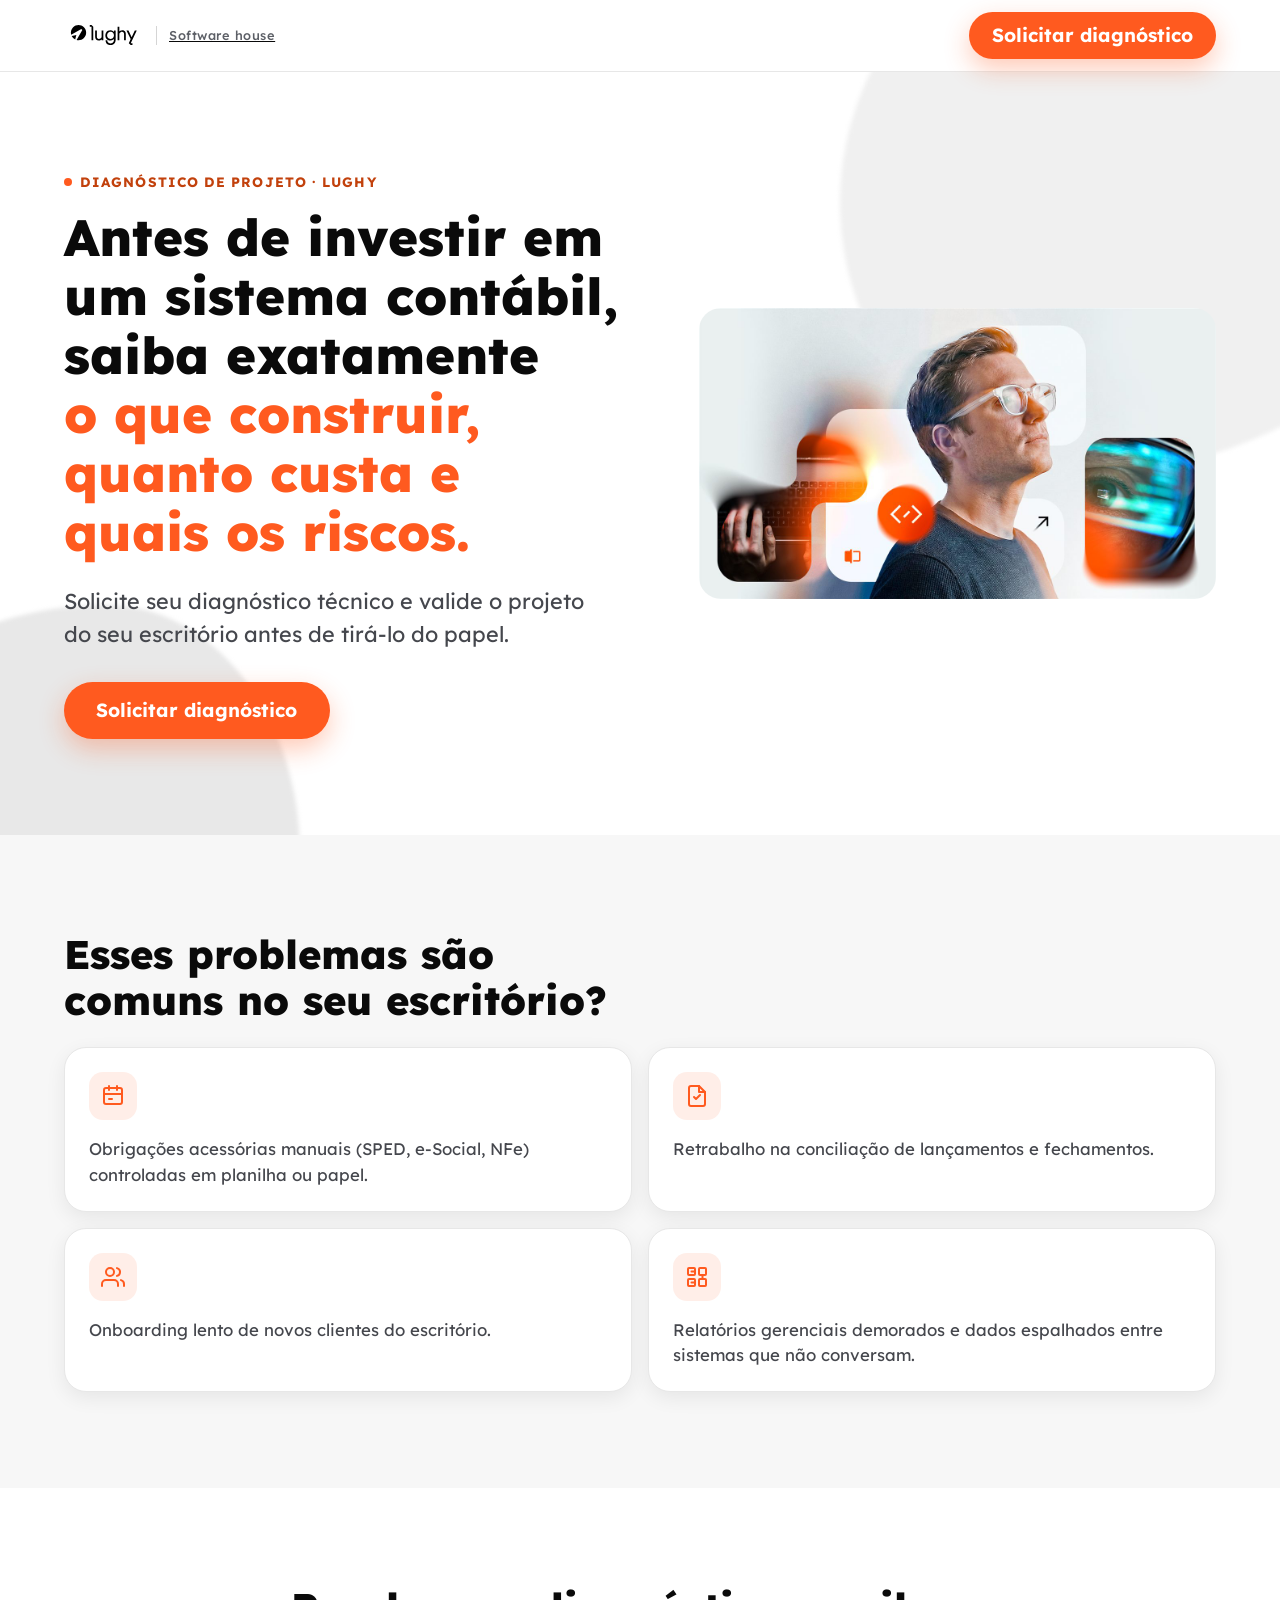
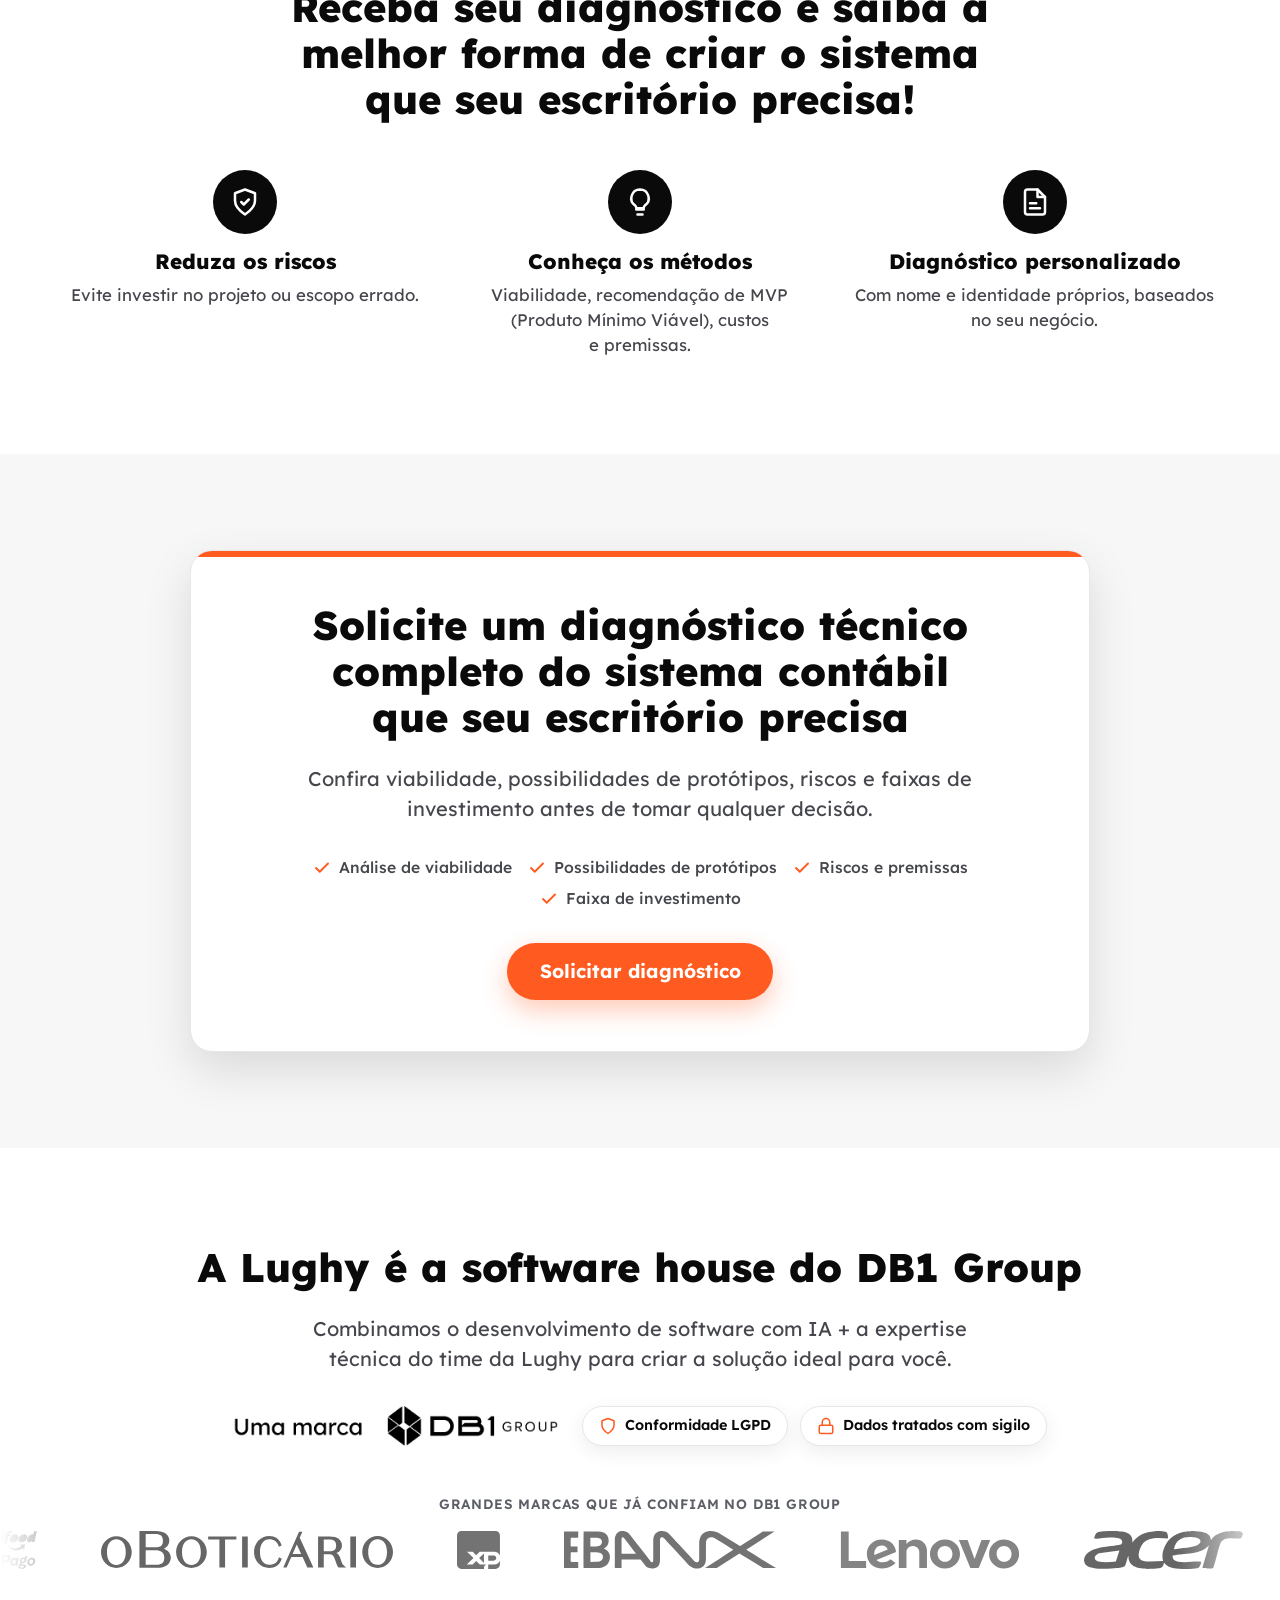
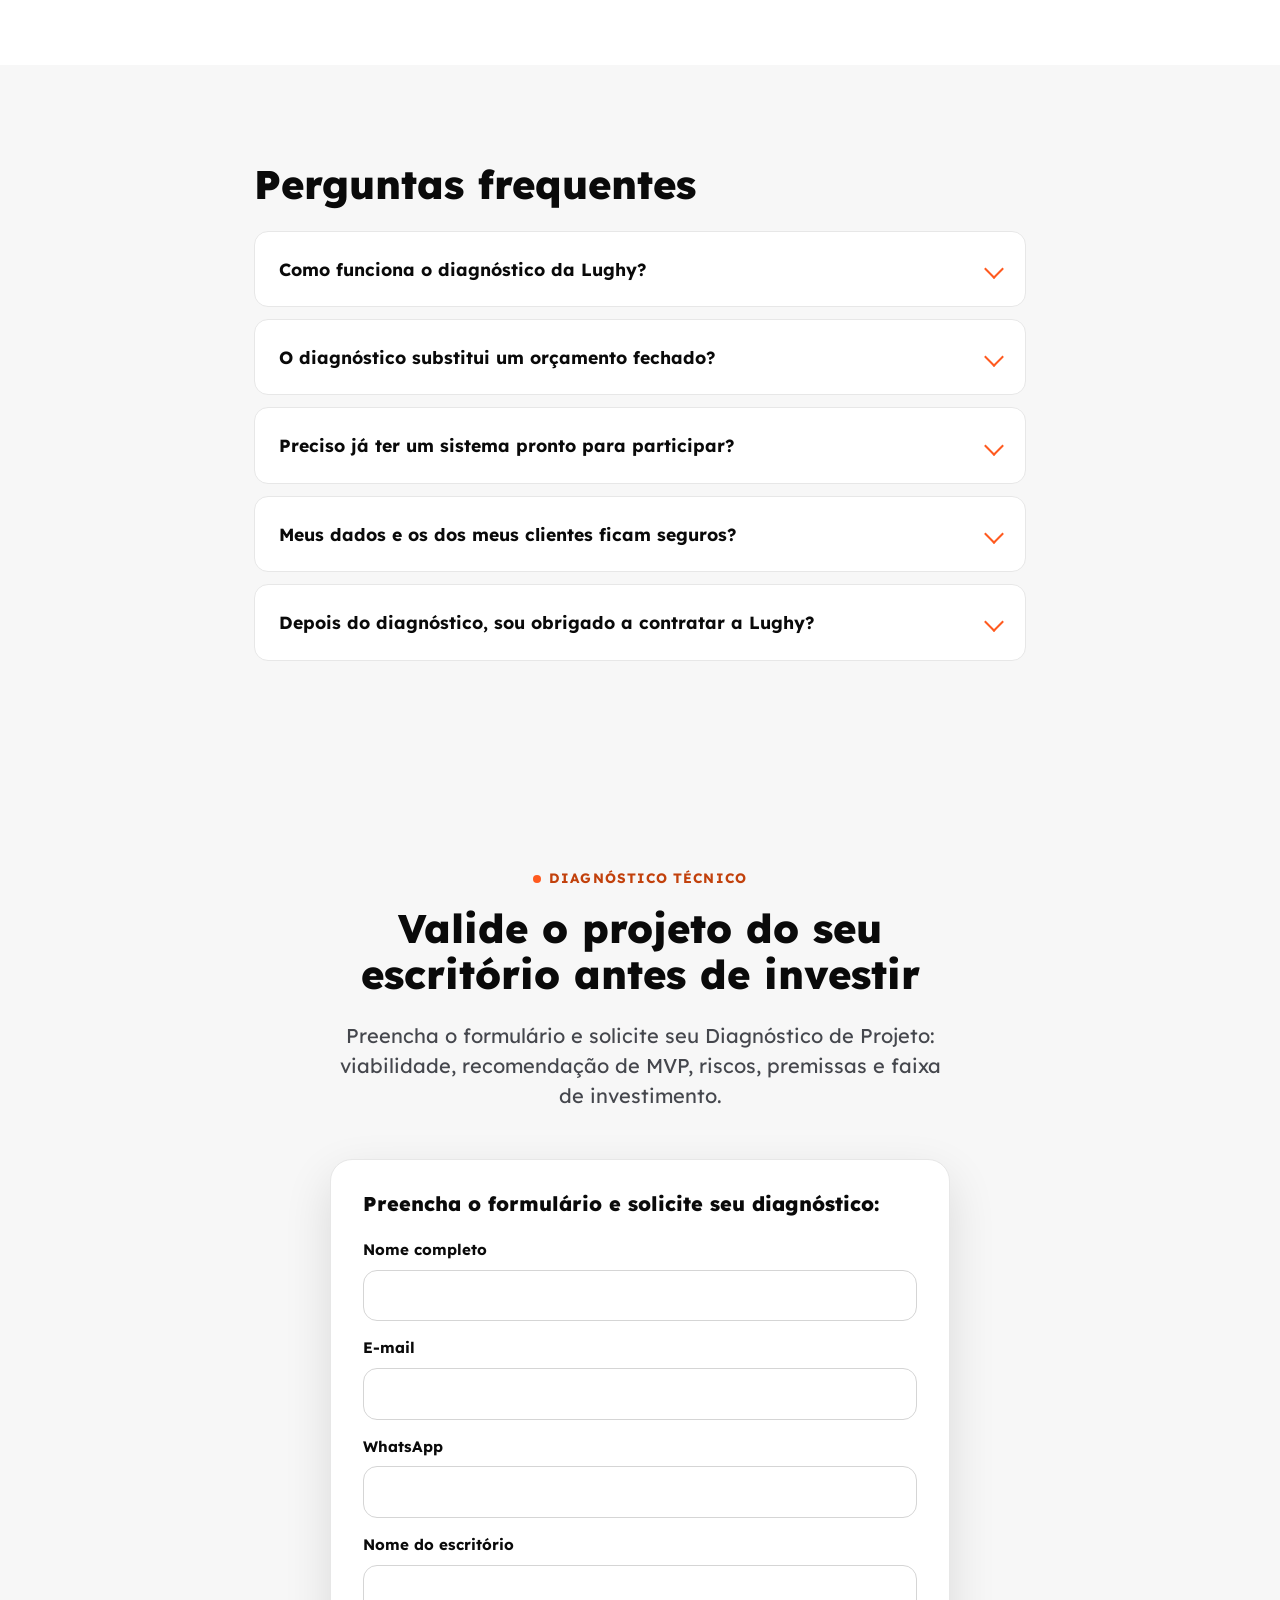
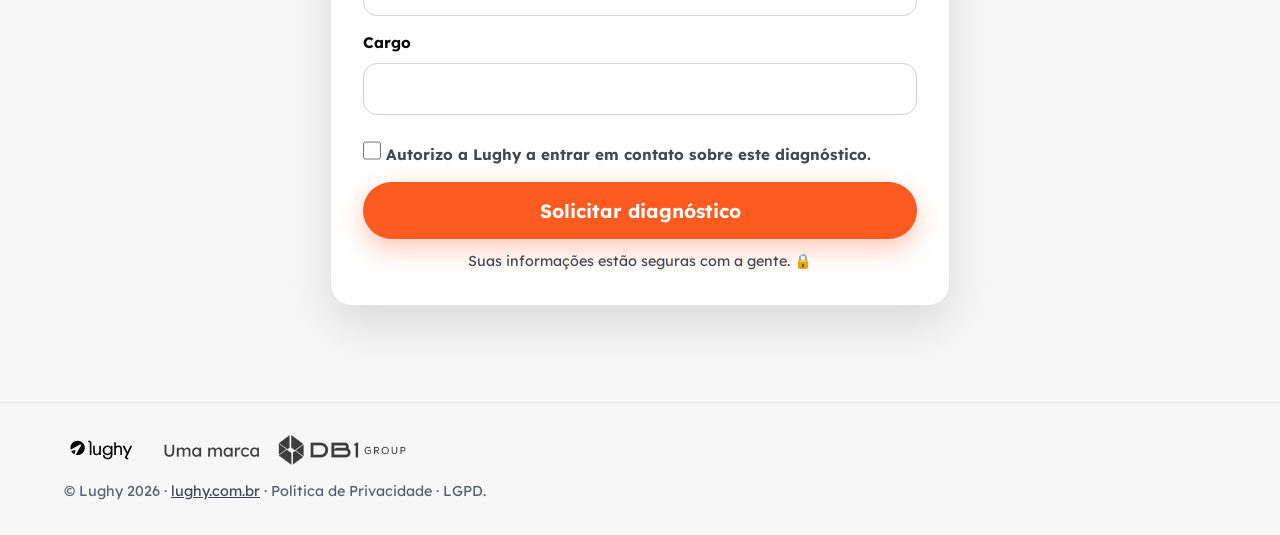
<file: index.html>
<!DOCTYPE html>
<html lang="pt-BR">
<head>
  <meta charset="UTF-8" />
  <meta name="viewport" content="width=device-width, initial-scale=1.0" />

  <!-- Google Tag Manager -->
  <script>(function(w,d,s,l,i){w[l]=w[l]||[];w[l].push({'gtm.start':
  new Date().getTime(),event:'gtm.js'});var f=d.getElementsByTagName(s)[0],
  j=d.createElement(s),dl=l!='dataLayer'?'&l='+l:'';j.async=true;j.src=
  'https://www.googletagmanager.com/gtm.js?id='+i+dl;f.parentNode.insertBefore(j,f);
  })(window,document,'script','dataLayer','GTM-N384CG7L');</script>
  <!-- End Google Tag Manager -->

  <title>Diagnóstico de Projeto para escritórios de contabilidade | Lughy</title>
  <meta name="description" content="Antes de investir em um sistema contábil, saiba o que construir, quanto custa e quais os riscos. Solicite o Diagnóstico de Projeto da Lughy: viabilidade, recomendação de MVP, riscos e faixa de investimento." />

  <!-- Open Graph -->
  <meta property="og:type" content="website" />
  <meta property="og:site_name" content="Lughy" />
  <meta property="og:locale" content="pt_BR" />
  <meta property="og:title" content="Diagnóstico de Projeto para escritórios de contabilidade | Lughy" />
  <meta property="og:description" content="Valide o projeto do seu escritório antes de tirá-lo do papel: viabilidade, recomendação de MVP, riscos e faixa de investimento. Diagnóstico técnico." />
  <meta property="og:url" content="https://lughy.com.br/" />
  <!-- substituir por imagem de compartilhamento social 1200x630 (og-image.jpg) -->
  <meta property="og:image" content="assets/og-image.jpg" />
  <meta property="og:image:width" content="1200" />
  <meta property="og:image:height" content="630" />
  <meta property="og:image:alt" content="Diagnóstico de Projeto da Lughy para escritórios de contabilidade" />

  <!-- Twitter Card -->
  <meta name="twitter:card" content="summary_large_image" />
  <meta name="twitter:title" content="Diagnóstico de Projeto para escritórios de contabilidade | Lughy" />
  <meta name="twitter:description" content="Valide o projeto do seu escritório antes de investir: viabilidade, recomendação de MVP, riscos e faixa de investimento." />
  <meta name="twitter:image" content="assets/og-image.jpg" />

  <link rel="icon" type="image/svg+xml" href="assets/logo-lughy-orange.svg" />

  <!-- Google Fonts: Lexend (Regular, Medium, SemiBold, Bold, ExtraBold) -->
  <link rel="preconnect" href="https://fonts.googleapis.com" />
  <link rel="preconnect" href="https://fonts.gstatic.com" crossorigin />
  <link href="https://fonts.googleapis.com/css2?family=Lexend:wght@400;500;600;700;800&display=swap" rel="stylesheet" />

  <link rel="stylesheet" href="styles.css" />
</head>
<body>
  <!-- Google Tag Manager (noscript) -->
  <noscript><iframe src="https://www.googletagmanager.com/ns.html?id=GTM-N384CG7L"
  height="0" width="0" style="display:none;visibility:hidden"></iframe></noscript>
  <!-- End Google Tag Manager (noscript) -->

  <a class="skip-link" href="#formulario">Ir para o formulário</a>

  <!-- 1. Header fixo (claro) -->
  <header class="site-header">
    <div class="container site-header__inner">
      <a class="site-header__logo" href="#topo" aria-label="Lughy — página inicial">
        <!-- logo oficial Lughy (variante preta para fundo claro) -->
        <img src="assets/logo-lughy-black.svg" alt="Lughy" width="140" height="56" />
        <span class="site-header__tagline">Software house</span>
      </a>
      <!-- LP focada em conversão: sem menu de navegação -->
      <a class="btn btn--primary btn--sm site-header__cta js-scroll" href="#formulario">Solicitar diagnóstico</a>
    </div>
  </header>

  <main id="topo">

    <!-- 2. Hero -->
    <section class="hero" aria-labelledby="hero-title">
      <span class="blob blob--1" aria-hidden="true"></span>
      <span class="blob blob--2" aria-hidden="true"></span>

      <div class="container hero__grid">
        <div class="hero__copy">
          <p class="eyebrow"><span class="eyebrow__dot" aria-hidden="true"></span> Diagnóstico de Projeto · Lughy</p>
          <h1 id="hero-title">Antes de investir em um sistema contábil, saiba exatamente <span class="hl">o que construir, quanto custa e quais os riscos.</span></h1>
          <h2 class="hero__subtitle">Solicite seu diagnóstico técnico e valide o projeto do seu escritório antes de tirá-lo do papel.</h2>
          <a class="btn btn--primary hero__cta js-scroll" href="#formulario">Solicitar diagnóstico</a>
        </div>

        <!-- Arte oficial Lughy (deck comercial 2026) -->
        <div class="hero__media">
          <img class="hero__img" src="assets/hero-lughy.jpg" width="1280" height="720" alt="Desenvolvimento de software sob medida na Lughy" fetchpriority="high" />
        </div>
      </div>
    </section>

    <!-- 3. Dores -->
    <section class="section section--alt dores" aria-labelledby="dores-title">
      <div class="container">
        <h2 id="dores-title" class="section__title">Esses problemas são comuns no seu escritório?</h2>
        <ul class="cards cards--2 dores__grid">
          <li class="card">
            <span class="card__badge" aria-hidden="true">
              <svg viewBox="0 0 24 24" fill="none" stroke="currentColor" stroke-width="2" stroke-linecap="round" stroke-linejoin="round"><rect x="3" y="4" width="18" height="16" rx="2"/><path d="M3 10h18M8 2v4M16 2v4M8 15h3"/></svg>
            </span>
            <p>Obrigações acessórias manuais (SPED, e-Social, NFe) controladas em planilha ou papel.</p>
          </li>
          <li class="card">
            <span class="card__badge" aria-hidden="true">
              <svg viewBox="0 0 24 24" fill="none" stroke="currentColor" stroke-width="2" stroke-linecap="round" stroke-linejoin="round"><path d="M14 2H6a2 2 0 0 0-2 2v16a2 2 0 0 0 2 2h12a2 2 0 0 0 2-2V8z"/><path d="M14 2v6h6M9 13l2 2 4-4"/></svg>
            </span>
            <p>Retrabalho na conciliação de lançamentos e fechamentos.</p>
          </li>
          <li class="card">
            <span class="card__badge" aria-hidden="true">
              <svg viewBox="0 0 24 24" fill="none" stroke="currentColor" stroke-width="2" stroke-linecap="round" stroke-linejoin="round"><path d="M17 21v-2a4 4 0 0 0-4-4H5a4 4 0 0 0-4 4v2"/><circle cx="9" cy="7" r="4"/><path d="M23 21v-2a4 4 0 0 0-3-3.87M16 3.13a4 4 0 0 1 0 7.75"/></svg>
            </span>
            <p>Onboarding lento de novos clientes do escritório.</p>
          </li>
          <li class="card">
            <span class="card__badge" aria-hidden="true">
              <svg viewBox="0 0 24 24" fill="none" stroke="currentColor" stroke-width="2" stroke-linecap="round" stroke-linejoin="round"><rect x="3" y="3" width="7" height="7" rx="1"/><rect x="14" y="3" width="7" height="7" rx="1"/><rect x="14" y="14" width="7" height="7" rx="1"/><rect x="3" y="14" width="7" height="7" rx="1"/><path d="M10 6.5H6.5M17.5 10v4M10 17.5H6.5"/></svg>
            </span>
            <p>Relatórios gerenciais demorados e dados espalhados entre sistemas que não conversam.</p>
          </li>
        </ul>
      </div>
    </section>

    <!-- 4. Solução (o diagnóstico) -->
    <section class="section solucao" aria-labelledby="solucao-title">
      <div class="container">
        <h2 id="solucao-title" class="section__title">Receba seu diagnóstico e saiba a melhor forma de criar o sistema que seu escritório precisa!</h2>
        <div class="solucao__grid">
          <div class="pillar">
            <span class="pillar__icon" aria-hidden="true">
              <svg viewBox="0 0 24 24" fill="none" stroke="currentColor" stroke-width="2" stroke-linecap="round" stroke-linejoin="round"><path d="M12 2 4 5v6c0 5 3.5 8 8 11 4.5-3 8-6 8-11V5l-8-3z"/><path d="m9 12 2 2 4-4"/></svg>
            </span>
            <h3>Reduza os riscos</h3>
            <p>Evite investir no projeto ou escopo errado.</p>
          </div>
          <div class="pillar">
            <span class="pillar__icon" aria-hidden="true">
              <svg viewBox="0 0 24 24" fill="none" stroke="currentColor" stroke-width="2" stroke-linecap="round" stroke-linejoin="round"><path d="M9 18h6M10 22h4M12 2a7 7 0 0 0-4 12.7c.6.5 1 1.3 1 2.1V17h6v-.2c0-.8.4-1.6 1-2.1A7 7 0 0 0 12 2z"/></svg>
            </span>
            <h3>Conheça os métodos</h3>
            <p>Viabilidade, recomendação de MVP (Produto Mínimo Viável), custos e premissas.</p>
          </div>
          <div class="pillar">
            <span class="pillar__icon" aria-hidden="true">
              <svg viewBox="0 0 24 24" fill="none" stroke="currentColor" stroke-width="2" stroke-linecap="round" stroke-linejoin="round"><path d="M14 2H6a2 2 0 0 0-2 2v16a2 2 0 0 0 2 2h12a2 2 0 0 0 2-2V8z"/><path d="M14 2v6h6M8 13h5M8 17h8"/></svg>
            </span>
            <h3>Diagnóstico personalizado</h3>
            <p>Com nome e identidade próprios, baseados no seu negócio.</p>
          </div>
        </div>
      </div>
    </section>

    <!-- 5. Oferta -->
    <section class="section section--alt oferta" aria-labelledby="oferta-title">
      <div class="container">
        <div class="oferta__card">
          <h2 id="oferta-title" class="section__title">Solicite um diagnóstico técnico completo do sistema contábil que seu escritório precisa</h2>
          <p class="section__lead">Confira viabilidade, possibilidades de protótipos, riscos e faixas de investimento antes de tomar qualquer decisão.</p>
          <ul class="oferta__list">
            <li><svg viewBox="0 0 24 24" fill="none" stroke="currentColor" stroke-width="2.5" stroke-linecap="round" stroke-linejoin="round"><path d="M20 6 9 17l-5-5"/></svg> Análise de viabilidade</li>
            <li><svg viewBox="0 0 24 24" fill="none" stroke="currentColor" stroke-width="2.5" stroke-linecap="round" stroke-linejoin="round"><path d="M20 6 9 17l-5-5"/></svg> Possibilidades de protótipos</li>
            <li><svg viewBox="0 0 24 24" fill="none" stroke="currentColor" stroke-width="2.5" stroke-linecap="round" stroke-linejoin="round"><path d="M20 6 9 17l-5-5"/></svg> Riscos e premissas</li>
            <li><svg viewBox="0 0 24 24" fill="none" stroke="currentColor" stroke-width="2.5" stroke-linecap="round" stroke-linejoin="round"><path d="M20 6 9 17l-5-5"/></svg> Faixa de investimento</li>
          </ul>
          <a class="btn btn--primary js-scroll" href="#formulario">Solicitar diagnóstico</a>
        </div>
      </div>
    </section>

    <!-- 6. Prova social -->
    <section class="section prova" aria-labelledby="prova-title">
      <div class="container">
        <h2 id="prova-title" class="section__title">A Lughy é a software house do DB1 Group</h2>
        <p class="section__lead prova__lead">Combinamos o desenvolvimento de software com IA + a expertise técnica do time da Lughy para criar a solução ideal para você.</p>

        <div class="prova__brand">
          <!-- assinatura institucional DB1 Group -->
          <img class="prova__db1" src="assets/decor/db1group-signature.png" alt="Uma marca DB1 Group" width="180" height="48" />
          <div class="selos">
            <span class="selo"><svg viewBox="0 0 24 24" fill="none" stroke="currentColor" stroke-width="2" stroke-linecap="round" stroke-linejoin="round"><path d="M12 2 4 5v6c0 5 3.5 8 8 11 4.5-3 8-6 8-11V5l-8-3z"/></svg> Conformidade LGPD</span>
            <span class="selo"><svg viewBox="0 0 24 24" fill="none" stroke="currentColor" stroke-width="2" stroke-linecap="round" stroke-linejoin="round"><rect x="3" y="11" width="18" height="11" rx="2"/><path d="M7 11V7a5 5 0 0 1 10 0v4"/></svg> Dados tratados com sigilo</span>
          </div>
        </div>

        <span class="marquee__label">Grandes marcas que já confiam no DB1 Group</span>
      </div>

      <!-- carrossel automático de logos (marquee) -->
      <div class="marquee" role="group" aria-label="Marcas atendidas pelo DB1 Group / Lughy">
        <ul class="marquee__track">
          <li><img src="assets/brands/ifood.svg" alt="iFood" loading="lazy" /></li>
          <li><img src="assets/brands/boticario.svg" alt="Grupo Boticário" loading="lazy" /></li>
          <li><img src="assets/brands/xp.svg" alt="XP" loading="lazy" /></li>
          <li><img src="assets/brands/ebanx.svg" alt="EBANX" loading="lazy" /></li>
          <li><img src="assets/brands/lenovo.svg" alt="Lenovo" loading="lazy" /></li>
          <li><img src="assets/brands/acer.svg" alt="Acer" loading="lazy" /></li>
          <li><img src="assets/brands/adidas.svg" alt="Adidas" loading="lazy" /></li>
          <li><img src="assets/brands/nike.svg" alt="Nike" loading="lazy" /></li>
          <li><img src="assets/brands/electrolux.svg" alt="Electrolux" loading="lazy" /></li>
          <li><img src="assets/brands/gpa.svg" alt="GPA" loading="lazy" /></li>
          <li><img src="assets/brands/klabin.svg" alt="Klabin" loading="lazy" /></li>
          <li><img src="assets/brands/brk.svg" alt="BRK" loading="lazy" /></li>
          <li><img src="assets/brands/linx.svg" alt="Linx" loading="lazy" /></li>
          <li><img src="assets/brands/fastshop.svg" alt="Fast Shop" loading="lazy" /></li>
        </ul>
        <ul class="marquee__track" aria-hidden="true">
          <li><img src="assets/brands/ifood.svg" alt="" /></li>
          <li><img src="assets/brands/boticario.svg" alt="" /></li>
          <li><img src="assets/brands/xp.svg" alt="" /></li>
          <li><img src="assets/brands/ebanx.svg" alt="" /></li>
          <li><img src="assets/brands/lenovo.svg" alt="" /></li>
          <li><img src="assets/brands/acer.svg" alt="" /></li>
          <li><img src="assets/brands/adidas.svg" alt="" /></li>
          <li><img src="assets/brands/nike.svg" alt="" /></li>
          <li><img src="assets/brands/electrolux.svg" alt="" /></li>
          <li><img src="assets/brands/gpa.svg" alt="" /></li>
          <li><img src="assets/brands/klabin.svg" alt="" /></li>
          <li><img src="assets/brands/brk.svg" alt="" /></li>
          <li><img src="assets/brands/linx.svg" alt="" /></li>
          <li><img src="assets/brands/fastshop.svg" alt="" /></li>
        </ul>
      </div>
    </section>

    <!-- 7. FAQ (acordeão) -->
    <section class="section section--alt faq" aria-labelledby="faq-title">
      <div class="container faq__inner">
        <h2 id="faq-title" class="section__title">Perguntas frequentes</h2>

        <details class="faq__item">
          <summary>Como funciona o diagnóstico da Lughy?</summary>
          <div class="faq__answer">
            <p>Depois que você se inscreve, o time comercial entra em contato pelo WhatsApp e pede uma breve explicação do que você quer desenvolver. Na primeira reunião, você detalha o projeto e o time comercial apresenta a Lughy. A partir dessa conversa, montamos um documento técnico com análise de viabilidade, recomendação de MVP, riscos, premissas e um norte de investimento, para você decidir com clareza antes de qualquer contratação.</p>
          </div>
        </details>

        <details class="faq__item">
          <summary>O diagnóstico substitui um orçamento fechado?</summary>
          <div class="faq__answer">
            <p>Não. O diagnóstico entrega uma análise de viabilidade, recomendação de MVP, riscos e premissas, além de um norte de investimento para você entender o tamanho do projeto. Um orçamento fechado exige um escopo já validado e detalhado, algo que normalmente vem depois, com base no que o diagnóstico revela.</p>
          </div>
        </details>

        <details class="faq__item">
          <summary>Preciso já ter um sistema pronto para participar?</summary>
          <div class="faq__answer">
            <p>Não. O diagnóstico parte do que você já traz: a dor, o contexto do projeto e o modelo de monetização que você tem em mente. Você não precisa ter nenhum sistema pronto, apenas a ideia e o problema que quer resolver.</p>
          </div>
        </details>

        <details class="faq__item">
          <summary>Meus dados e os dos meus clientes ficam seguros?</summary>
          <div class="faq__answer">
            <p>Sim. As informações compartilhadas durante o diagnóstico são tratadas com sigilo e seguem a LGPD. Nenhum dado do seu negócio ou dos seus clientes é usado fora do escopo da conversa e da análise entregue a você.</p>
          </div>
        </details>

        <details class="faq__item">
          <summary>Depois do diagnóstico, sou obrigado a contratar a Lughy?</summary>
          <div class="faq__answer">
            <p>Não. O diagnóstico existe justamente para evitar que você invista dezenas ou centenas de milhares de reais no projeto errado, no escopo errado, ou sem saber se o modelo de negócio se sustenta, antes de decidir se vai seguir com a Lughy.</p>
          </div>
        </details>
      </div>
    </section>

    <!-- 8. Formulário final / CTA -->
    <section class="section cta-final" aria-labelledby="cta-final-title">
      <div class="container cta-final__inner">
        <div class="cta-final__head">
          <p class="eyebrow"><span class="eyebrow__dot" aria-hidden="true"></span> Diagnóstico técnico</p>
          <h2 id="cta-final-title" class="section__title">Valide o projeto do seu escritório antes de investir</h2>
          <p class="section__lead">Preencha o formulário e solicite seu Diagnóstico de Projeto: viabilidade, recomendação de MVP, riscos, premissas e faixa de investimento.</p>
        </div>

        <!-- Formulário de inscrição (conversão final) -->
        <div class="cta-final__form">
          <form id="formulario" class="form-card" novalidate>
            <h2 class="form-card__title">Preencha o formulário e solicite seu diagnóstico:</h2>

            <div class="field">
              <label for="nome">Nome completo</label>
              <input type="text" id="nome" name="nome" autocomplete="name" required aria-label="Nome completo" aria-required="true" />
              <p class="field__error" data-error-for="nome" hidden>Informe seu nome completo.</p>
            </div>

            <div class="field">
              <label for="email">E-mail</label>
              <input type="email" id="email" name="email" autocomplete="email" required aria-label="E-mail" aria-required="true" />
              <p class="field__error" data-error-for="email" hidden>Informe um e-mail válido.</p>
            </div>

            <div class="field">
              <label for="telefone">WhatsApp</label>
              <input type="tel" id="telefone" name="telefone" autocomplete="tel" inputmode="tel" required aria-label="WhatsApp" aria-required="true" />
              <p class="field__error" data-error-for="telefone" hidden>Informe um WhatsApp válido.</p>
            </div>

            <div class="field">
              <label for="escritorio">Nome do escritório</label>
              <input type="text" id="escritorio" name="escritorio" autocomplete="organization" required aria-label="Nome do escritório" aria-required="true" />
              <p class="field__error" data-error-for="escritorio" hidden>Informe o nome do escritório.</p>
            </div>

            <div class="field">
              <label for="cargo">Cargo</label>
              <input type="text" id="cargo" name="cargo" autocomplete="organization-title" required aria-label="Cargo" aria-required="true" />
              <p class="field__error" data-error-for="cargo" hidden>Informe seu cargo.</p>
            </div>

            <div class="field field--check">
              <label class="check">
                <input type="checkbox" id="lgpd" name="lgpd" required aria-label="Autorizo a Lughy a entrar em contato sobre este diagnóstico" />
                <span>Autorizo a Lughy a entrar em contato sobre este diagnóstico.</span>
              </label>
              <p class="field__error" data-error-for="lgpd" hidden>É necessário autorizar o contato para continuar.</p>
            </div>

            <button type="submit" class="btn btn--primary btn--block">Solicitar diagnóstico</button>

            <p class="form-card__secure">Suas informações estão seguras com a gente. 🔒</p>

            <p class="form-card__success" role="status" hidden>Solicitação recebida! Em breve entraremos em contato pelo WhatsApp para dar início ao seu diagnóstico. 🎉</p>
            <p class="form-card__error" role="alert" hidden>Não foi possível enviar agora. Tente novamente em instantes.</p>
          </form>
        </div>
      </div>
    </section>

  </main>

  <!-- 9. Footer (claro) -->
  <footer class="site-footer">
    <div class="container site-footer__inner">
      <div class="site-footer__brand">
        <!-- logo oficial Lughy (variante preta para fundo claro) -->
        <img class="site-footer__logo" src="assets/logo-lughy-black.svg" alt="Lughy" width="120" height="48" />
        <!-- assinatura institucional DB1 Group -->
        <img class="site-footer__db1" src="assets/decor/db1group-signature.png" alt="Uma marca DB1 Group" width="150" height="40" />
      </div>
      <p class="site-footer__legal">© Lughy 2026 · <a href="https://lughy.com.br">lughy.com.br</a> · Política de Privacidade · LGPD.</p>
    </div>
  </footer>

  <script src="script.js"></script>
</body>
</html>
</file>
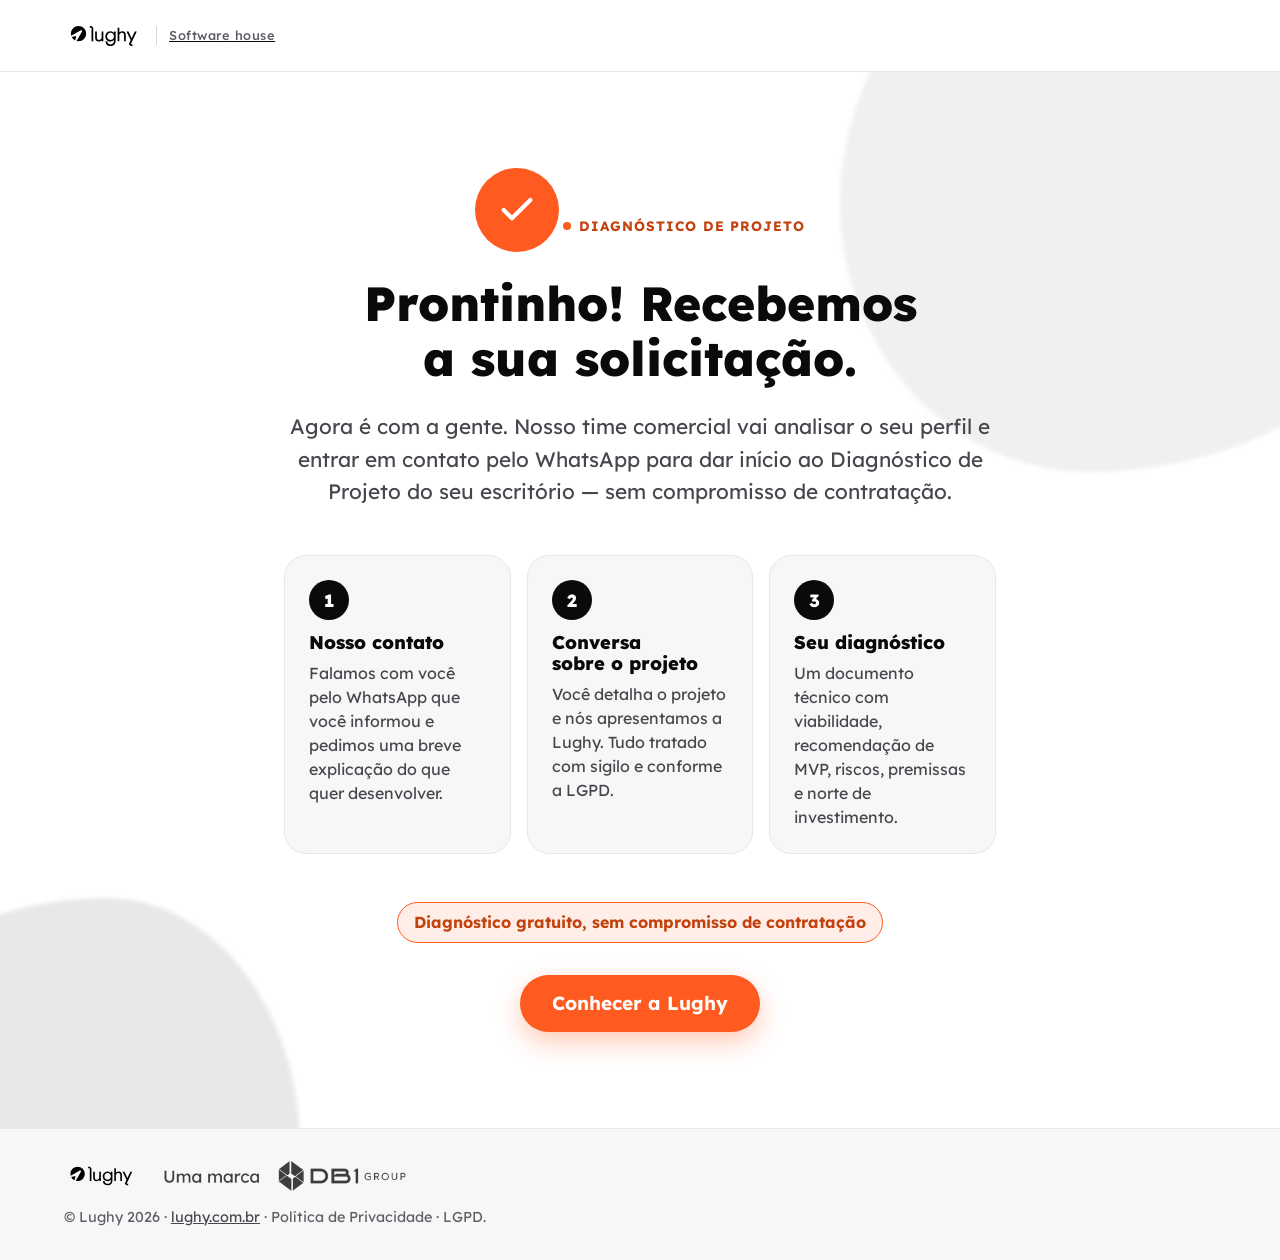
<file: obrigado.html>
<!DOCTYPE html>
<html lang="pt-BR">
<head>
  <meta charset="UTF-8" />
  <meta name="viewport" content="width=device-width, initial-scale=1.0" />
  <meta name="robots" content="noindex, nofollow" />

  <!-- Google Tag Manager -->
  <script>(function(w,d,s,l,i){w[l]=w[l]||[];w[l].push({'gtm.start':
  new Date().getTime(),event:'gtm.js'});var f=d.getElementsByTagName(s)[0],
  j=d.createElement(s),dl=l!='dataLayer'?'&l='+l:'';j.async=true;j.src=
  'https://www.googletagmanager.com/gtm.js?id='+i+dl;f.parentNode.insertBefore(j,f);
  })(window,document,'script','dataLayer','GTM-N384CG7L');</script>
  <!-- End Google Tag Manager -->

  <!-- Evento de conversão: dispara só quando a pessoa chega pela conversão (redirect do formulário) -->
  <script>
    window.dataLayer = window.dataLayer || [];
    if (new URLSearchParams(window.location.search).get("convertido") === "1") {
      window.dataLayer.push({ event: "conversao_lead", conversao_identificador: "lp-diagnostico-contabilidade" });
    }
  </script>

  <title>Solicitação recebida! | Diagnóstico de Projeto — Lughy</title>
  <meta name="description" content="Recebemos a sua solicitação do Diagnóstico de Projeto da Lughy. Veja os próximos passos." />

  <link rel="icon" type="image/svg+xml" href="assets/logo-lughy-orange.svg" />

  <link rel="preconnect" href="https://fonts.googleapis.com" />
  <link rel="preconnect" href="https://fonts.gstatic.com" crossorigin />
  <link href="https://fonts.googleapis.com/css2?family=Lexend:wght@400;500;600;700;800&display=swap" rel="stylesheet" />

  <link rel="stylesheet" href="styles.css" />
</head>
<body>
  <!-- Google Tag Manager (noscript) -->
  <noscript><iframe src="https://www.googletagmanager.com/ns.html?id=GTM-N384CG7L"
  height="0" width="0" style="display:none;visibility:hidden"></iframe></noscript>
  <!-- End Google Tag Manager (noscript) -->

  <!-- Header (claro) -->
  <header class="site-header">
    <div class="container site-header__inner">
      <a class="site-header__logo" href="https://lughy.com.br" aria-label="Lughy — página inicial">
        <img src="assets/logo-lughy-black.svg" alt="Lughy" width="140" height="56" />
        <span class="site-header__tagline">Software house</span>
      </a>
    </div>
  </header>

  <main>
    <section class="thanks" aria-labelledby="thanks-title">
      <span class="blob blob--1" aria-hidden="true"></span>
      <span class="blob blob--2" aria-hidden="true"></span>

      <div class="container thanks__inner">
        <span class="thanks__icon" aria-hidden="true">
          <svg viewBox="0 0 24 24" fill="none" stroke="currentColor" stroke-width="2.5" stroke-linecap="round" stroke-linejoin="round"><path d="M20 6 9 17l-5-5"/></svg>
        </span>

        <p class="eyebrow"><span class="eyebrow__dot" aria-hidden="true"></span> Diagnóstico de Projeto</p>
        <h1 id="thanks-title">Prontinho! Recebemos a sua solicitação.</h1>
        <p class="thanks__lead">Agora é com a gente. Nosso time comercial vai analisar o seu perfil e entrar em contato pelo WhatsApp para dar início ao Diagnóstico de Projeto do seu escritório — sem compromisso de contratação.</p>

        <ol class="thanks__steps">
          <li class="thanks__step">
            <span class="thanks__step-num" aria-hidden="true">1</span>
            <h2>Nosso contato</h2>
            <p>Falamos com você pelo WhatsApp que você informou e pedimos uma breve explicação do que quer desenvolver.</p>
          </li>
          <li class="thanks__step">
            <span class="thanks__step-num" aria-hidden="true">2</span>
            <h2>Conversa sobre o projeto</h2>
            <p>Você detalha o projeto e nós apresentamos a Lughy. Tudo tratado com sigilo e conforme a LGPD.</p>
          </li>
          <li class="thanks__step">
            <span class="thanks__step-num" aria-hidden="true">3</span>
            <h2>Seu diagnóstico</h2>
            <p>Um documento técnico com viabilidade, recomendação de MVP, riscos, premissas e norte de investimento.</p>
          </li>
        </ol>

        <p class="thanks__note"><span class="badge">Diagnóstico gratuito, sem compromisso de contratação</span></p>

        <a class="btn btn--primary" href="https://lughy.com.br">Conhecer a Lughy</a>
      </div>
    </section>
  </main>

  <!-- Footer (claro) -->
  <footer class="site-footer">
    <div class="container site-footer__inner">
      <div class="site-footer__brand">
        <img class="site-footer__logo" src="assets/logo-lughy-black.svg" alt="Lughy" width="120" height="48" />
        <img class="site-footer__db1" src="assets/decor/db1group-signature.png" alt="Uma marca DB1 Group" width="150" height="40" />
      </div>
      <p class="site-footer__legal">© Lughy 2026 · <a href="https://lughy.com.br">lughy.com.br</a> · Política de Privacidade · LGPD.</p>
    </div>
  </footer>
</body>
</html>
</file>
<file: styles.css>
/* =========================================================
   Lughy — LP Campanha "Diagnóstico de Projeto" (Contabilidade)
   Versão CLARA do brand guide Lughy (DB1 Group)
   Fundo branco/cinza claríssimo · laranja só em destaques e CTA
   ========================================================= */

/* ---------- Variáveis ---------- */
:root {
  /* Paleta clara (briefing Diagnóstico de Projeto) */
  --laranja-lughy: #FF5A1F;        /* destaques, ícones e CTA (fills / texto grande) */
  --laranja-lughy-dark: #E0480F;   /* hover do CTA */
  --laranja-texto: #C2410C;        /* laranja p/ TEXTO pequeno sobre claro (AA 5.1:1) */
  --preto: #0A0A0A;                /* texto principal */
  --branco: #FFFFFF;
  --off-white: #F7F7F7;            /* seções alternadas (cinza claríssimo) */

  /* Blobs orgânicos decorativos (cinza muito suave) */
  --blob-1: #F0F0F0;
  --blob-2: #E8E8E8;

  /* Escala de cinzas neutros */
  --cinza-900: #1a1a1a;
  --cinza-700: #45474d; /* texto de apoio sobre claro (AA ~9:1) */
  --cinza-600: #5c5f66;
  --cinza-500: #6f6f6f; /* placeholder */
  --cinza-300: #d5d5d5; /* bordas */
  --cinza-200: #e7e7e7;
  --cinza-100: #f1f1f1;

  /* Tipografia */
  --font: "Lexend", system-ui, -apple-system, "Segoe UI", Roboto, sans-serif;
  --fw-regular: 400;
  --fw-medium: 500;
  --fw-semibold: 600;
  --fw-bold: 700;
  --fw-extrabold: 800;

  /* Espaçamento */
  --space-1: 0.25rem;
  --space-2: 0.5rem;
  --space-3: 0.75rem;
  --space-4: 1rem;
  --space-5: 1.5rem;
  --space-6: 2rem;
  --space-7: 3rem;
  --space-8: 4rem;
  --space-9: 6rem;

  /* Layout */
  --container: 1200px;
  --radius: 14px;
  --radius-lg: 22px;
  --header-h: 72px;
  --shadow: 0 18px 48px rgba(10, 10, 10, 0.12);
  --shadow-sm: 0 6px 20px rgba(10, 10, 10, 0.07);
}

/* ---------- Reset base ---------- */
*,
*::before,
*::after { box-sizing: border-box; }

* { margin: 0; }

html {
  scroll-behavior: smooth;
  scroll-padding-top: calc(var(--header-h) + 16px);
  -webkit-text-size-adjust: 100%;
}

body {
  font-family: var(--font);
  font-weight: var(--fw-regular);
  font-size: 1rem;
  line-height: 1.5;
  color: var(--preto);
  background: var(--branco);
  text-align: left;
  overflow-x: hidden;
  -webkit-font-smoothing: antialiased;
}

img { max-width: 100%; height: auto; display: block; }

h1, h2, h3 {
  font-weight: var(--fw-extrabold);
  line-height: 1.15;
  text-wrap: balance;
}

p { text-wrap: pretty; }

a { color: inherit; }

button { font-family: inherit; }

@media (prefers-reduced-motion: reduce) {
  html { scroll-behavior: auto; }
  * { animation: none !important; transition: none !important; }
}

/* ---------- Utilitários ---------- */
.container {
  width: 100%;
  max-width: var(--container);
  margin-inline: auto;
  padding-inline: var(--space-5);
  position: relative;
  z-index: 2;
}

.section {
  padding-block: var(--space-8);
  position: relative;
  overflow: hidden;
}
.section--alt { background: var(--off-white); }

.section__title {
  font-size: clamp(1.6rem, 4.5vw, 2.5rem);
  margin-bottom: var(--space-5);
  max-width: 24ch;
}

.section__lead {
  font-size: clamp(1.05rem, 2.2vw, 1.25rem);
  color: var(--cinza-700);
  max-width: 58ch;
}

/* Destaque em laranja para palavras-chave */
.hl { color: var(--laranja-lughy); }

.visually-hidden {
  position: absolute !important;
  width: 1px; height: 1px;
  padding: 0; margin: -1px;
  overflow: hidden; clip: rect(0 0 0 0);
  white-space: nowrap; border: 0;
}

.skip-link {
  position: absolute;
  left: var(--space-4);
  top: -60px;
  z-index: 200;
  background: var(--preto);
  color: var(--branco);
  font-weight: var(--fw-bold);
  padding: var(--space-2) var(--space-4);
  border-radius: 0 0 var(--radius) var(--radius);
  transition: top 0.2s ease;
}
.skip-link:focus { top: 0; }

/* Foco visível global (acessibilidade) */
:where(a, button, input, textarea, select, summary):focus-visible {
  outline: 3px solid var(--laranja-lughy);
  outline-offset: 2px;
  border-radius: 6px;
}

/* Eyebrow */
.eyebrow {
  display: inline-flex;
  align-items: center;
  gap: var(--space-2);
  font-weight: var(--fw-bold);
  font-size: 0.85rem;
  letter-spacing: 0.08em;
  text-transform: uppercase;
  color: var(--laranja-texto);
  margin-bottom: var(--space-4);
}
.eyebrow__dot { width: 8px; height: 8px; border-radius: 50%; background: var(--laranja-lughy); }

/* ---------- Blobs orgânicos decorativos ---------- */
.blob {
  position: absolute;
  z-index: 0;
  pointer-events: none;
  border-radius: 46% 54% 60% 40% / 52% 44% 56% 48%;
  filter: blur(2px);
}
.blob--1 {
  width: 620px; height: 560px;
  background: var(--blob-1);
  top: -160px; right: -180px;
}
.blob--2 {
  width: 460px; height: 430px;
  background: var(--blob-2);
  bottom: -200px; left: -160px;
  border-radius: 58% 42% 44% 56% / 46% 58% 42% 54%;
}

/* ---------- Botões ---------- */
.btn {
  display: inline-flex;
  align-items: center;
  justify-content: center;
  gap: var(--space-2);
  font-weight: var(--fw-bold);
  font-size: 1.1875rem;   /* 19px bold = "texto grande" WCAG → branco sobre laranja passa AA (3.1:1 ≥ 3:1) */
  line-height: 1.2;
  text-decoration: none;
  padding: 0.95rem 1.9rem;
  border: 2px solid transparent;
  border-radius: 999px;
  cursor: pointer;
  transition: transform 0.15s ease, background-color 0.2s ease, color 0.2s ease, border-color 0.2s ease, box-shadow 0.2s ease;
}
.btn:hover { transform: translateY(-2px); }
.btn:active { transform: translateY(0); }

/* CTA principal: pill laranja sólido, texto branco */
.btn--primary {
  background: var(--laranja-lughy);
  color: var(--branco);
  box-shadow: 0 10px 26px rgba(255, 90, 31, 0.32);
}
.btn--primary:hover { background: var(--laranja-lughy-dark); }

/* CTA secundário sobre fundo claro: contorno laranja, texto escuro */
.btn--outline {
  background: transparent;
  color: var(--preto);
  border-color: var(--laranja-lughy);
}
.btn--outline:hover { background: var(--laranja-lughy); color: var(--branco); border-color: var(--laranja-lughy); }

/* CTA compacto do header: mantém 19px bold (AA large text) e reduz só o padding */
.btn--sm { padding: 0.62rem 1.3rem; }
.btn--block { width: 100%; }

/* ---------- Header fixo (claro) ---------- */
.site-header {
  position: fixed;
  inset: 0 0 auto 0;
  z-index: 100;
  height: var(--header-h);
  background: rgba(255, 255, 255, 0.9);
  backdrop-filter: blur(10px);
  border-bottom: 1px solid var(--cinza-200);
  display: flex;
  align-items: center;
}
.site-header__inner {
  display: flex;
  align-items: center;
  justify-content: space-between;
  gap: var(--space-4);
}
.site-header__logo { display: inline-flex; align-items: center; gap: var(--space-3); }
.site-header__logo img { height: 32px; width: auto; }
.site-header__tagline {
  font-size: 0.8rem;
  font-weight: var(--fw-medium);
  color: var(--cinza-600);
  letter-spacing: 0.04em;
  padding-left: var(--space-3);
  border-left: 1px solid var(--cinza-300);
}

main { padding-top: var(--header-h); }

/* ---------- Hero ---------- */
.hero {
  background: var(--branco);
  color: var(--preto);
  padding-block: var(--space-8);
  position: relative;
  overflow: hidden;
}
.hero__grid {
  display: grid;
  gap: var(--space-7);
  align-items: center;
}
.hero__copy h1 {
  font-size: clamp(2rem, 5.4vw, 3.2rem);
  margin-bottom: var(--space-5);
}
.hero__subtitle {
  font-weight: var(--fw-regular);
  font-size: clamp(1.05rem, 2.4vw, 1.35rem);
  line-height: 1.5;
  color: var(--cinza-700);
  max-width: 46ch;
  margin-bottom: var(--space-6);
}

/* Arte oficial Lughy no hero (deck comercial 2026) */
.hero__media { position: relative; z-index: 2; display: flex; justify-content: center; align-items: center; }
.hero__img {
  width: 100%;
  max-width: 560px;
  height: auto;
  border-radius: var(--radius-lg);
  animation: floaty 7s ease-in-out infinite;
}
@keyframes floaty {
  0%, 100% { transform: translateY(0); }
  50% { transform: translateY(-8px); }
}

/* Card do formulário (claro) */
.form-card {
  background: var(--branco);
  color: var(--preto);
  border: 1px solid var(--cinza-200);
  border-radius: var(--radius-lg);
  padding: clamp(1.25rem, 3vw, 2rem);
  box-shadow: var(--shadow);
}
.form-card__title {
  font-size: 1.25rem;
  margin-bottom: var(--space-5);
}
.field { margin-bottom: var(--space-4); border: 0; padding: 0; }
.field label,
.field legend {
  display: block;
  font-weight: var(--fw-bold);
  font-size: 0.95rem;
  margin-bottom: var(--space-2);
}
.field input[type="text"],
.field input[type="email"],
.field input[type="tel"] {
  width: 100%;
  font: inherit;
  color: var(--preto);
  background: var(--branco);
  border: 1.5px solid var(--cinza-300);
  border-radius: var(--radius);
  padding: 0.8rem 0.9rem;
  transition: border-color 0.2s ease, box-shadow 0.2s ease;
}
.field input::placeholder { color: var(--cinza-500); }
.field input:focus {
  border-color: var(--laranja-lughy);
  box-shadow: 0 0 0 3px rgba(255, 90, 31, 0.18);
  outline: none;
}
.field input[aria-invalid="true"] { border-color: var(--laranja-lughy); }

.radio, .check { display: flex; align-items: flex-start; gap: var(--space-2); font-weight: var(--fw-regular); cursor: pointer; }
.check input { margin-top: 0.15rem; width: 1.15rem; height: 1.15rem; accent-color: var(--laranja-lughy); flex: none; }
.field--check { margin-top: var(--space-5); }
.check span { font-size: 0.95rem; color: var(--cinza-700); }

.field__error {
  color: #b3300a;
  font-size: 0.85rem;
  font-weight: var(--fw-bold);
  margin-top: var(--space-2);
}

.form-card__secure {
  margin-top: var(--space-3);
  font-size: 0.9rem;
  color: var(--cinza-700);
  text-align: center;
}
.form-card__success {
  margin-top: var(--space-4);
  padding: var(--space-4);
  background: rgba(255, 90, 31, 0.08);
  border: 1.5px solid var(--laranja-lughy);
  border-radius: var(--radius);
  font-weight: var(--fw-bold);
  color: #a33009;
}
.form-card__error {
  margin-top: var(--space-4);
  padding: var(--space-4);
  background: rgba(10, 10, 10, 0.05);
  border: 1.5px solid var(--cinza-300);
  border-radius: var(--radius);
  font-weight: var(--fw-bold);
  color: var(--preto);
}
button[type="submit"]:disabled { opacity: 0.7; cursor: progress; }

/* ---------- Cards genéricos ---------- */
.cards { list-style: none; padding: 0; display: grid; gap: var(--space-4); }
.card {
  background: var(--branco);
  border: 1px solid var(--cinza-200);
  border-radius: var(--radius-lg);
  padding: var(--space-5);
  box-shadow: var(--shadow-sm);
  transition: transform 0.2s ease, box-shadow 0.2s ease;
}
.card:hover { transform: translateY(-4px); box-shadow: var(--shadow); }
.card p { color: var(--cinza-700); font-size: 1.05rem; }

/* ---------- Dores ---------- */
.card__badge {
  display: inline-flex;
  align-items: center;
  justify-content: center;
  width: 48px; height: 48px;
  margin-bottom: var(--space-4);
  border-radius: 14px;
  background: rgba(255, 90, 31, 0.1);
  color: var(--laranja-lughy);
}
.card__badge svg { width: 24px; height: 24px; }

/* ---------- Solução (3 blocos, ícone circular preto) ---------- */
/* título centralizado + mais respiro entre o título e os pontos */
.solucao .section__title { text-align: center; max-width: 32ch; margin-inline: auto; margin-bottom: var(--space-7); }
.solucao__grid { display: grid; gap: var(--space-6); align-items: start; }
.pillar { text-align: center; } /* símbolo + título + texto centralizados */
.pillar__icon { margin-inline: auto; }
.pillar__icon {
  display: inline-flex;
  align-items: center;
  justify-content: center;
  width: 64px; height: 64px;
  border-radius: 50%;
  background: var(--preto);
  color: var(--branco);
  margin-bottom: var(--space-4);
}
.pillar__icon svg { width: 30px; height: 30px; }
.pillar h3 { font-size: 1.3rem; margin-bottom: var(--space-2); }
.pillar p { color: var(--cinza-700); font-size: 1.05rem; }

/* ---------- Oferta (bloco de destaque) ---------- */
.oferta__card {
  position: relative;
  background: var(--branco);
  border: 1px solid var(--cinza-200);
  border-radius: var(--radius-lg);
  box-shadow: var(--shadow);
  padding: clamp(1.75rem, 4vw, 3.25rem);
  text-align: center;
  max-width: 900px;
  margin-inline: auto;
  overflow: hidden;
}
.oferta__card::before {
  content: "";
  position: absolute; inset: 0 0 auto 0; height: 6px;
  background: var(--laranja-lughy);
}
.oferta__card .section__title { margin-inline: auto; max-width: 28ch; }
.oferta__card .section__lead { margin-inline: auto; margin-bottom: var(--space-6); }
.oferta__list {
  list-style: none; padding: 0; margin: 0 auto var(--space-6);
  display: flex; flex-wrap: wrap; gap: var(--space-2) var(--space-4);
  justify-content: center; max-width: 660px;
}
.oferta__list li {
  display: inline-flex; align-items: center; gap: var(--space-2);
  font-weight: var(--fw-medium); color: var(--cinza-700);
  font-size: 0.98rem;
}
.oferta__list svg { width: 18px; height: 18px; color: var(--laranja-lughy); flex: none; }

/* ---------- Prova social ---------- */
.prova .section__title { max-width: none; text-align: center; margin-inline: auto; }
.prova__lead { max-width: 60ch; margin-inline: auto; margin-bottom: var(--space-6); text-align: center; }
.prova__brand {
  display: flex; align-items: center; justify-content: center; gap: var(--space-5); flex-wrap: wrap;
  margin-bottom: var(--space-6);
}
/* selo "Uma marca DB1 Group" é branco → preto para legibilidade no fundo claro */
.prova__db1 { height: 40px; width: auto; filter: brightness(0); }
.selos { display: flex; flex-wrap: wrap; gap: var(--space-3); }
.selo {
  display: inline-flex; align-items: center; gap: var(--space-2);
  background: var(--branco);
  border: 1px solid var(--cinza-200);
  border-radius: 999px;
  padding: var(--space-2) var(--space-4);
  font-size: 0.9rem; font-weight: var(--fw-semibold);
  color: var(--preto);
  box-shadow: var(--shadow-sm);
}
.selo svg { width: 18px; height: 18px; color: var(--laranja-lughy); flex: none; }

/* Marquee de logos de clientes */
.marquee {
  position: relative;
  margin-top: var(--space-4);
  overflow: hidden;
  display: flex;
  gap: var(--space-8);
  -webkit-mask-image: linear-gradient(90deg, transparent, #000 8%, #000 92%, transparent);
  mask-image: linear-gradient(90deg, transparent, #000 8%, #000 92%, transparent);
}
.marquee__label {
  display: block; text-align: center;
  font-size: 0.85rem; font-weight: var(--fw-semibold);
  letter-spacing: 0.06em; text-transform: uppercase;
  color: var(--cinza-600);
  margin-top: var(--space-7);
}
.marquee__track {
  list-style: none; padding: 0; margin: 0;
  display: flex;
  align-items: center;
  gap: var(--space-8);
  flex: none;
  animation: marquee 34s linear infinite;
}
.marquee:hover .marquee__track { animation-play-state: paused; }
.marquee__track li { flex: none; }
.marquee__track img {
  height: 38px; width: auto;
  filter: grayscale(100%);
  opacity: 0.6;
  transition: filter 0.25s ease, opacity 0.25s ease;
}
.marquee__track img:hover { filter: grayscale(0%); opacity: 1; }
@keyframes marquee {
  from { transform: translateX(0); }
  to { transform: translateX(calc(-100% - var(--space-8))); }
}

/* ---------- FAQ (acordeão) ---------- */
.faq__inner { max-width: 820px; }
.faq__item {
  background: var(--branco);
  border: 1px solid var(--cinza-200);
  border-radius: var(--radius);
  margin-bottom: var(--space-3);
  overflow: hidden;
}
.faq__item summary {
  list-style: none;
  cursor: pointer;
  padding: var(--space-5);
  font-weight: var(--fw-bold);
  font-size: 1.1rem;
  display: flex;
  align-items: center;
  justify-content: space-between;
  gap: var(--space-4);
}
.faq__item summary::-webkit-details-marker { display: none; }
.faq__item summary::after {
  content: "";
  flex: none;
  width: 14px; height: 14px;
  border-right: 2.5px solid var(--laranja-lughy);
  border-bottom: 2.5px solid var(--laranja-lughy);
  transform: rotate(45deg);
  transition: transform 0.25s ease;
}
.faq__item[open] summary::after { transform: rotate(-135deg); }
.faq__answer { padding: 0 var(--space-5) var(--space-5); }
.faq__answer p { color: var(--cinza-700); }

/* ---------- Formulário final / CTA ---------- */
.cta-final { background: var(--off-white); }
.cta-final__inner { display: grid; gap: var(--space-7); }
.cta-final__head { text-align: center; max-width: 720px; margin-inline: auto; }
.cta-final__head .eyebrow { justify-content: center; }
.cta-final__head .section__title { max-width: none; margin-inline: auto; }
.cta-final__head .section__lead { margin-inline: auto; }
.cta-final__form { width: 100%; max-width: 620px; margin-inline: auto; }

/* ---------- Thank you page (clara) ---------- */
.thanks {
  position: relative;
  overflow: hidden;
  background: var(--branco);
  color: var(--preto);
  min-height: calc(100vh - var(--header-h));
  display: flex;
  align-items: center;
  padding-block: var(--space-9);
}
.thanks__inner { max-width: 760px; text-align: center; }
.thanks__icon {
  display: inline-flex; align-items: center; justify-content: center;
  width: 84px; height: 84px; border-radius: 50%;
  background: var(--laranja-lughy); color: var(--branco);
  margin-bottom: var(--space-5);
}
.thanks__icon svg { width: 40px; height: 40px; }
.thanks .eyebrow { justify-content: center; }
.thanks h1 { font-size: clamp(1.9rem, 5vw, 3rem); margin-bottom: var(--space-5); }
.thanks__lead {
  font-size: clamp(1.05rem, 2.4vw, 1.3rem);
  line-height: 1.55; color: var(--cinza-700);
  max-width: 60ch; margin: 0 auto var(--space-7);
}
.thanks__steps {
  list-style: none; padding: 0; margin: 0 0 var(--space-7);
  display: grid; gap: var(--space-4); text-align: left;
}
.thanks__step {
  background: var(--off-white);
  border: 1px solid var(--cinza-200);
  border-radius: var(--radius-lg);
  padding: var(--space-5);
}
.thanks__step-num {
  display: inline-flex; align-items: center; justify-content: center;
  width: 40px; height: 40px; border-radius: 50%;
  background: var(--preto); color: var(--branco);
  font-weight: var(--fw-extrabold); font-size: 1.1rem;
  margin-bottom: var(--space-3);
}
.thanks__step h2 { font-size: 1.15rem; margin-bottom: var(--space-2); }
.thanks__step p { color: var(--cinza-700); }
.thanks__note { margin-bottom: var(--space-6); }
.thanks__note .badge {
  display: inline-block;
  background: rgba(255, 90, 31, 0.1);
  color: var(--laranja-texto);
  font-weight: var(--fw-bold);
  padding: var(--space-2) var(--space-4);
  border: 1px solid var(--laranja-lughy);
  border-radius: 999px;
  white-space: normal; line-height: 1.4;
}

@media (min-width: 768px) {
  .thanks__steps { grid-template-columns: repeat(3, 1fr); }
}

/* ---------- Footer (claro) ---------- */
.site-footer {
  background: var(--off-white);
  color: var(--cinza-700);
  padding-block: var(--space-6);
  border-top: 1px solid var(--cinza-200);
}
.site-footer__inner { display: grid; gap: var(--space-4); }
.site-footer__brand { display: flex; align-items: center; gap: var(--space-5); flex-wrap: wrap; }
.site-footer__logo { height: 30px; width: auto; }
.site-footer__db1 { height: 30px; width: auto; filter: brightness(0); opacity: 0.75; }
.site-footer__legal { color: var(--cinza-600); font-size: 0.9rem; }
.site-footer a { color: var(--cinza-700); }
.site-footer a:hover { color: var(--laranja-lughy); }

/* =========================================================
   Responsivo
   ========================================================= */

/* Tablet ≥ 768px */
@media (min-width: 768px) {
  .section { padding-block: var(--space-9); }
  .cards--2 { grid-template-columns: repeat(2, 1fr); }
  .cards--3 { grid-template-columns: repeat(3, 1fr); }
  .solucao__grid { grid-template-columns: repeat(3, 1fr); }
}

/* Desktop ≥ 1025px */
@media (min-width: 1025px) {
  .hero__grid {
    grid-template-columns: 1.05fr 0.95fr;
    gap: var(--space-8);
  }
  .hero { padding-block: var(--space-9); }
}
</file>
